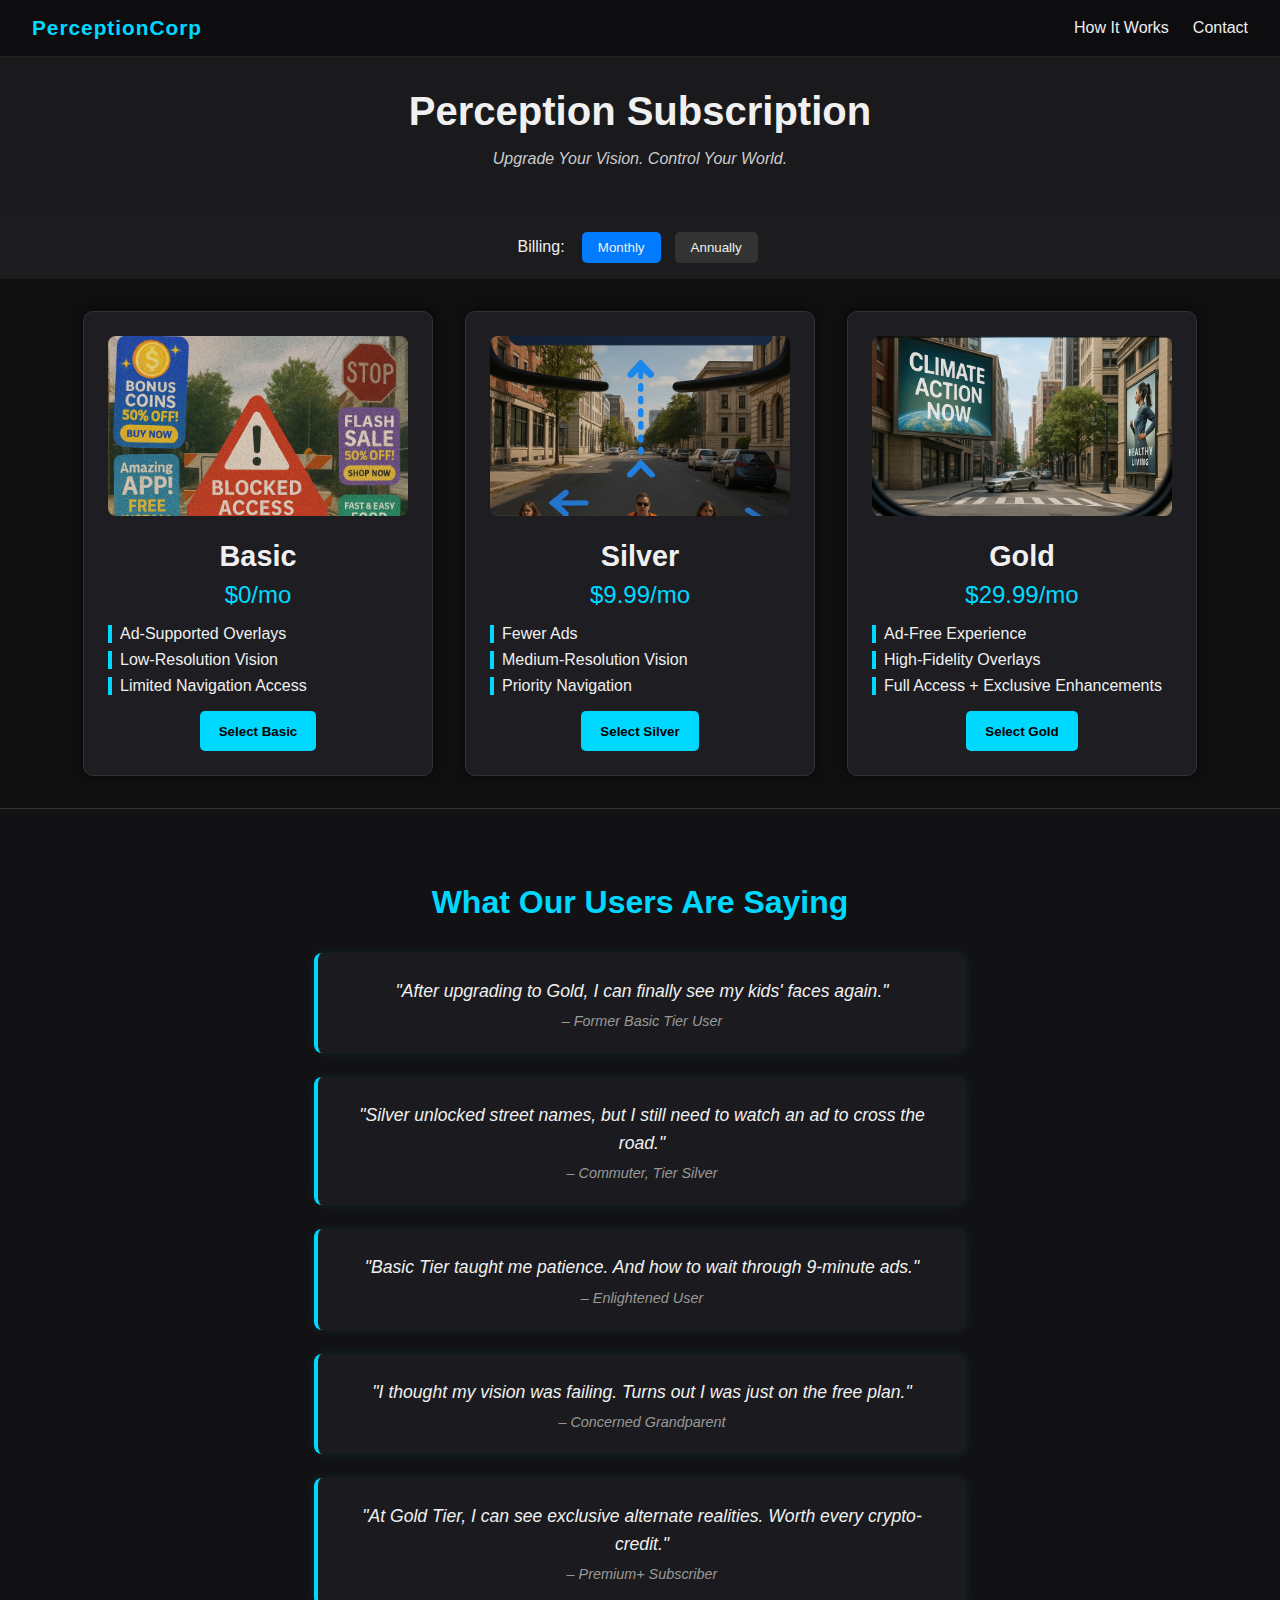
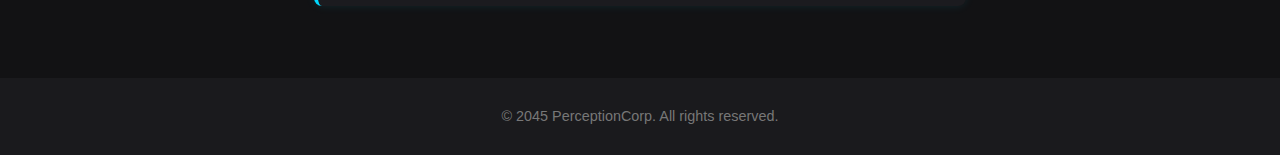
<file: index.html>
<!DOCTYPE html>
<html lang="en">
<head>
  <meta charset="UTF-8" />
  <meta name="viewport" content="width=device-width, initial-scale=1.0"/>
  <title>Perception Subscription</title>
  <link rel="stylesheet" href="styles.css"/>
</head>
  
<body>
  <nav class="navbar">
  <div class="nav-brand">PerceptionCorp</div>
  <ul class="nav-links">
  <li><a href="how-it-works.html">How It Works</a></li>
  <li><a href="#footer">Contact</a></li>
</ul>
</nav>

  <header>
    <h1>Perception Subscription</h1>
    <p>Upgrade Your Vision. Control Your World.</p>
  </header>

  <section class="toggle-section">
    <span class="billing-label">Billing:</span>
    <button class="billing-btn active">Monthly</button>
    <button class="billing-btn">Annually</button>
  </section>

  <section class="tiers">
    <!-- Basic Tier -->
    <div class="card basic">
      <div class="tier-img-container">
        <img src="lowtier.png" alt="Basic Tier" class="tier-img" />
      </div>
      <h2>Basic</h2>
      <p class="price">$0/mo</p>
      <ul>
        <li>Ad-Supported Overlays</li>
        <li>Low-Resolution Vision</li>
        <li>Limited Navigation Access</li>
      </ul>
      <button class="select-btn">Select Basic</button>
    </div>

    <!-- Silver Tier -->
    <div class="card silver">
      <div class="tier-img-container">
        <img src="midtier.png" alt="Silver Tier" class="tier-img" />
      </div>
      <h2>Silver</h2>
      <p class="price">$9.99/mo</p>
      <ul>
        <li>Fewer Ads</li>
        <li>Medium-Resolution Vision</li>
        <li>Priority Navigation</li>
      </ul>
      <button class="select-btn">Select Silver</button>
    </div>

    <!-- Gold Tier -->
    <div class="card gold">
      <div class="tier-img-container">
        <img src="hightier.png" alt="Gold Tier" class="tier-img" />
      </div>
      <h2>Gold</h2>
      <p class="price">$29.99/mo</p>
      <ul>
        <li>Ad-Free Experience</li>
        <li>High-Fidelity Overlays</li>
        <li>Full Access + Exclusive Enhancements</li>
      </ul>
      <button class="select-btn">Select Gold</button>
    </div>
  </section>
<section class="testimonials">
  <h2>What Our Users Are Saying</h2>

  <div class="testimonial">
    <p>"After upgrading to Gold, I can finally see my kids' faces again."</p>
    <span>– Former Basic Tier User</span>
  </div>

  <div class="testimonial">
    <p>"Silver unlocked street names, but I still need to watch an ad to cross the road."</p>
    <span>– Commuter, Tier Silver</span>
  </div>

  <div class="testimonial">
    <p>"Basic Tier taught me patience. And how to wait through 9-minute ads."</p>
    <span>– Enlightened User</span>
  </div>

  <div class="testimonial">
    <p>"I thought my vision was failing. Turns out I was just on the free plan."</p>
    <span>– Concerned Grandparent</span>
  </div>

  <div class="testimonial">
    <p>"At Gold Tier, I can see exclusive alternate realities. Worth every crypto-credit."</p>
    <span>– Premium+ Subscriber</span>
  </div>
</section>

  <footer>
    <p>&copy; 2045 PerceptionCorp. All rights reserved.</p>
  </footer>
</body>
</html>
</file>
<file: styles.css>
body {
  font-family: 'Segoe UI', sans-serif;
  background: #0f0f10;
  color: #f0f0f0;
  margin: 0;
  padding: 0;
}
.navbar {
  display: flex;
  justify-content: space-between;
  align-items: center;
  background: #0d0d0f;
  padding: 1rem 2rem;
  border-bottom: 1px solid #222;
  position: sticky;
  top: 0;
  z-index: 1000;
}

.nav-brand {
  font-size: 1.3rem;
  font-weight: bold;
  color: #00d9ff;
  letter-spacing: 1px;
}

.nav-links {
  list-style: none;
  display: flex;
  gap: 1.5rem;
  margin: 0;
  padding: 0;
}

.nav-links li a {
  text-decoration: none;
  color: #eee;
  font-weight: 500;
  position: relative;
  transition: color 0.3s;
}

.nav-links li a::after {
  content: '';
  position: absolute;
  bottom: -4px;
  left: 0;
  width: 0%;
  height: 2px;
  background-color: #00d9ff;
  transition: width 0.3s ease;
}

.nav-links li a:hover {
  color: #00d9ff;
}

.nav-links li a:hover::after {
  width: 100%;
}

header {
  text-align: center;
  padding: 2rem 1rem;
  background: #1a1a1d;
}

header h1 {
  margin: 0;
  font-size: 2.5rem;
}

header p {
  color: #ccc;
  font-style: italic;
}

.toggle-section {
  text-align: center;
  padding: 1rem;
  background: #1c1c1e;
}

.billing-label {
  margin-right: 0.5rem;
}

.billing-btn {
  padding: 0.5rem 1rem;
  margin: 0 0.3rem;
  border: none;
  background: #333;
  color: #eee;
  cursor: pointer;
  border-radius: 5px;
  transition: background 0.3s;
}

.billing-btn.active {
  background: #007bff;
}

.tiers {
  display: flex;
  justify-content: center;
  flex-wrap: wrap;
  padding: 2rem 1rem;
  gap: 2rem;
}

.card {
  position: relative;
  background: #1e1e22;
  border: 1px solid #333;
  border-radius: 10px;
  padding: 1.5rem;
  width: 300px;
  box-shadow: 0 0 10px rgba(0,0,0,0.5);
  text-align: center;
  overflow: hidden;
  transition: transform 0.3s ease, box-shadow 0.3s ease;
  z-index: 1;
}


.card:hover {
  transform: translateY(-5px);
  box-shadow: 0 0 15px rgba(0, 217, 255, 0.4);
}

.card h2 {
  font-size: 1.8rem;
  margin-bottom: 0.5rem;
}

.price {
  font-size: 1.5rem;
  margin: 0.5rem 0 1rem;
  color: #00d9ff;
}

.card ul {
  list-style: none;
  padding: 0;
  text-align: left;
  margin: 1rem 0;
}

.card ul li {
  margin: 0.5rem 0;
  border-left: 4px solid #00d9ff;
  padding-left: 0.5rem;
}

.tier-img-container {
  width: 100%;
  height: 180px;
  overflow: hidden;
  border-radius: 8px;
  margin-bottom: 1rem;
}

.tier-img {
  width: 100%;
  height: 100%;
  object-fit: cover;
}

.select-btn {
  background: #00d9ff;
  color: #000;
  border: none;
  padding: 0.8rem 1.2rem;
  font-weight: bold;
  border-radius: 5px;
  cursor: pointer;
  transition: background 0.3s;
}

.select-btn:hover {
  background: #00b8cc;
}
footer {
  text-align: center;
  padding: 1rem;
  background: #1a1a1d;
  font-size: 0.9rem;
  color: #777;
}

.card::before,
.card::after {
  content: '';
  position: absolute;
  top: 0;
  left: 0;
  width: 100%;
  height: 100%;
  background: repeating-linear-gradient(
    0deg,
    rgba(0, 217, 255, 0.15),
    rgba(0, 217, 255, 0.15) 1px,
    transparent 1px,
    transparent 3px
  );
  opacity: 0;
  pointer-events: none;
  transition: opacity 0.2s ease;
  z-index: 1;
}

.card:hover::before {
  opacity: 1;
  animation: glitch-lines 0.3s infinite linear;
}

.card:hover {
  transform: translateY(-4px) scale(1.01);
  box-shadow: 0 0 18px rgba(0, 217, 255, 0.5);
  z-index: 2;
}

@keyframes glitch-lines {
  0% {
    transform: translateY(0px);
  }
  25% {
    transform: translateY(-1px);
  }
  50% {
    transform: translateY(1px);
  }
  75% {
    transform: translateY(-0.5px);
  }
  100% {
    transform: translateY(0px);
  }
}

.testimonials {
  background: #121214;
  padding: 3rem 1.5rem;
  text-align: center;
  border-top: 1px solid #333;
}

.testimonials h2 {
  font-size: 2rem;
  margin-bottom: 2rem;
  color: #00d9ff;
}

.testimonial {
  max-width: 600px;
  margin: 1.5rem auto;
  background: rgba(30, 30, 34, 0.8);
  padding: 1.5rem;
  border-radius: 8px;
  border-left: 4px solid #00d9ff;
  box-shadow: 0 0 10px rgba(0, 217, 255, 0.1);
  font-style: italic;
  position: relative;
}

.testimonial p {
  margin: 0 0 0.5rem;
  font-size: 1.1rem;
  line-height: 1.6;
}

.testimonial span {
  display: block;
  font-size: 0.9rem;
  color: #999;
}
.how-header {
  text-align: center;
  padding: 3rem 1rem;
  background: #121214;
}

.how-header h1 {
  font-size: 2.5rem;
  color: #00d9ff;
}

.how-header p {
  font-style: italic;
  color: #ccc;
  margin-top: 0.5rem;
}

.lens-viewer-section {
  padding: 2rem 1.5rem;
  background: #0f0f10;
  color: #eee;
  text-align: center;
}

.lens-description {
  max-width: 700px;
  margin: 2rem auto;
  text-align: left;
}

.lens-description h2 {
  color: #00d9ff;
  margin-bottom: 1rem;
}

.lens-description ul {
  list-style: none;
  padding: 0;
  margin-top: 1rem;
}

.lens-description ul li {
  margin-bottom: 0.5rem;
  border-left: 4px solid #00d9ff;
  padding-left: 0.5rem;
}
.video-section {
  background: #0f0f10;
  padding: 2rem 1rem 0;
  text-align: center;
}
.feature-video {   
  width: 100%;
  max-width: 700px; /* Limits how wide it gets */
  height: auto;
  display: block;
  margin: 2rem auto; /* Center it with margin */
  border-radius: 10px;
  box-shadow: 0 0 15px rgba(0, 217, 255, 0.15);
}
.tech-specs {
  background: #0f0f10;
  color: #f0f0f0;
  padding: 3rem 1.5rem;
  max-width: 900px;
  margin: auto;
  text-align: center;
}

.tech-specs h2 {
  font-size: 2.5rem;
  color: #00d9ff;
  margin-bottom: 0.5rem;
}

.tech-specs h3 {
  font-size: 1.3rem;
  font-weight: 600;
  margin-bottom: 0.3rem;
}

.tech-specs .tagline {
  font-size: 1rem;
  color: #ccc;
  font-style: italic;
  margin-bottom: 1.5rem;
}

.tech-specs .overview {
  font-size: 1rem;
  max-width: 700px;
  margin: 0 auto 2rem;
  line-height: 1.6;
}

.tech-specs h4 {
  margin-bottom: 1rem;
  font-size: 1.2rem;
  color: #00d9ff;
}

.tech-list {
  list-style: none;
  padding: 0;
  text-align: left;
  max-width: 700px;
  margin: 0 auto;
}

.tech-list li {
  margin-bottom: 1rem;
  border-left: 4px solid #00d9ff;
  padding-left: 0.75rem;
  line-height: 1.5;
}
.echochamber-section {
  background: #0f0f10;
  color: #f0f0f0;
  padding: 3rem 1.5rem;
  text-align: center;
}

.echochamber-section h2 {
  font-size: 2.2rem;
  color: #00d9ff;
  margin-bottom: 1rem;
}

.echo-intro, .echo-note {
  max-width: 700px;
  margin: 1rem auto;
  font-size: 1.05rem;
  color: #ccc;
  line-height: 1.6;
  font-style: italic;
}

.echo-image-grid {
  display: flex;
  flex-wrap: wrap;
  justify-content: center;
  gap: 2rem;
  margin-top: 2rem;
}

.echo-image {
  max-width: 400px;
  text-align: center;
}

.echo-image img {
  width: 100%;
  height: auto;
  border-radius: 10px;
  box-shadow: 0 0 10px rgba(0, 217, 255, 0.1);
}

.caption {
  margin-top: 0.75rem;
  font-size: 0.95rem;
  color: #aaa;
}
.toggle-perspective-btn {
  background: #00d9ff;
  color: #000;
  padding: 0.6rem 1.2rem;
  margin: 1rem auto;
  display: block;
  font-weight: bold;
  border: none;
  border-radius: 5px;
  cursor: pointer;
  transition: background 0.3s ease;
}

.toggle-perspective-btn:hover {
  background: #00b8cc;
}

.perspective-display {
  max-width: 700px;
  margin: 2rem auto;
  text-align: center;
}

.perspective-display img {
  width: 100%;
  max-height: 500px;
  object-fit: cover;
  border-radius: 10px;
  box-shadow: 0 0 15px rgba(0, 217, 255, 0.15);
  transition: opacity 0.4s ease;
}
</file>
